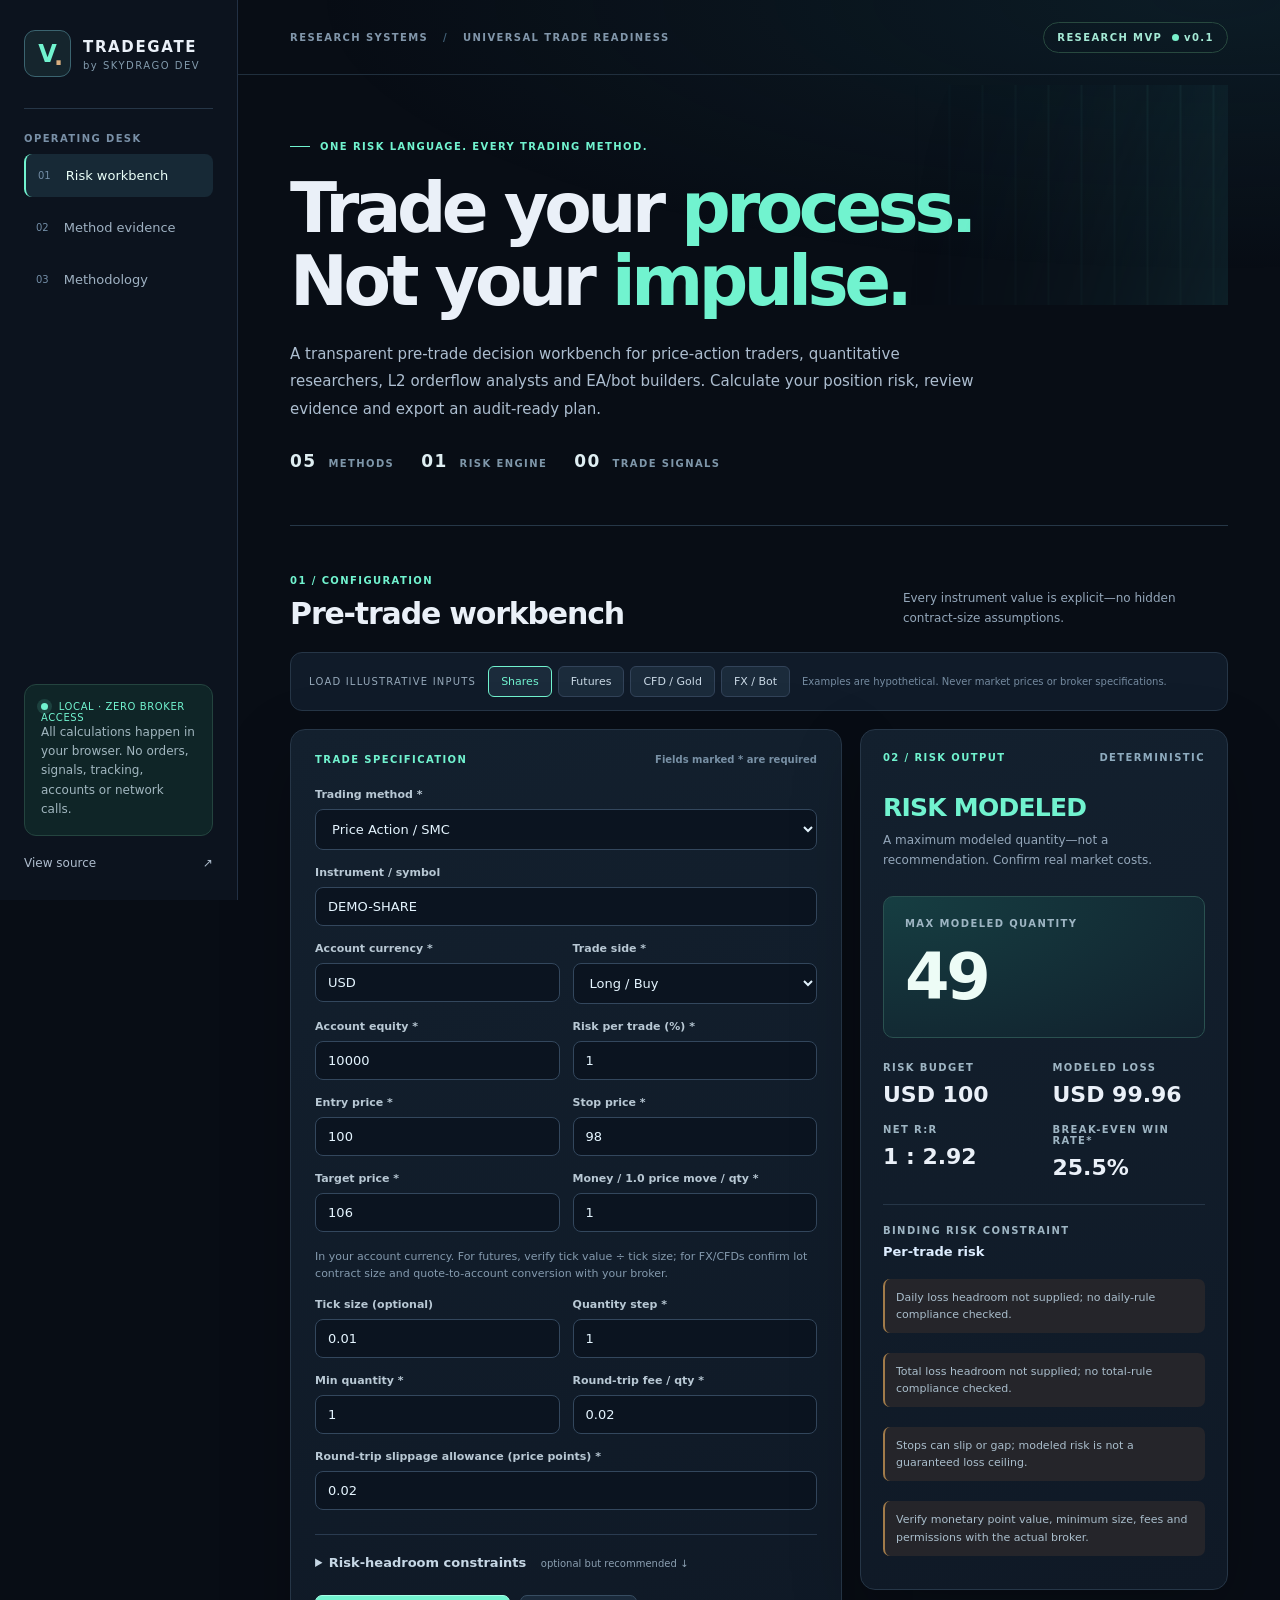
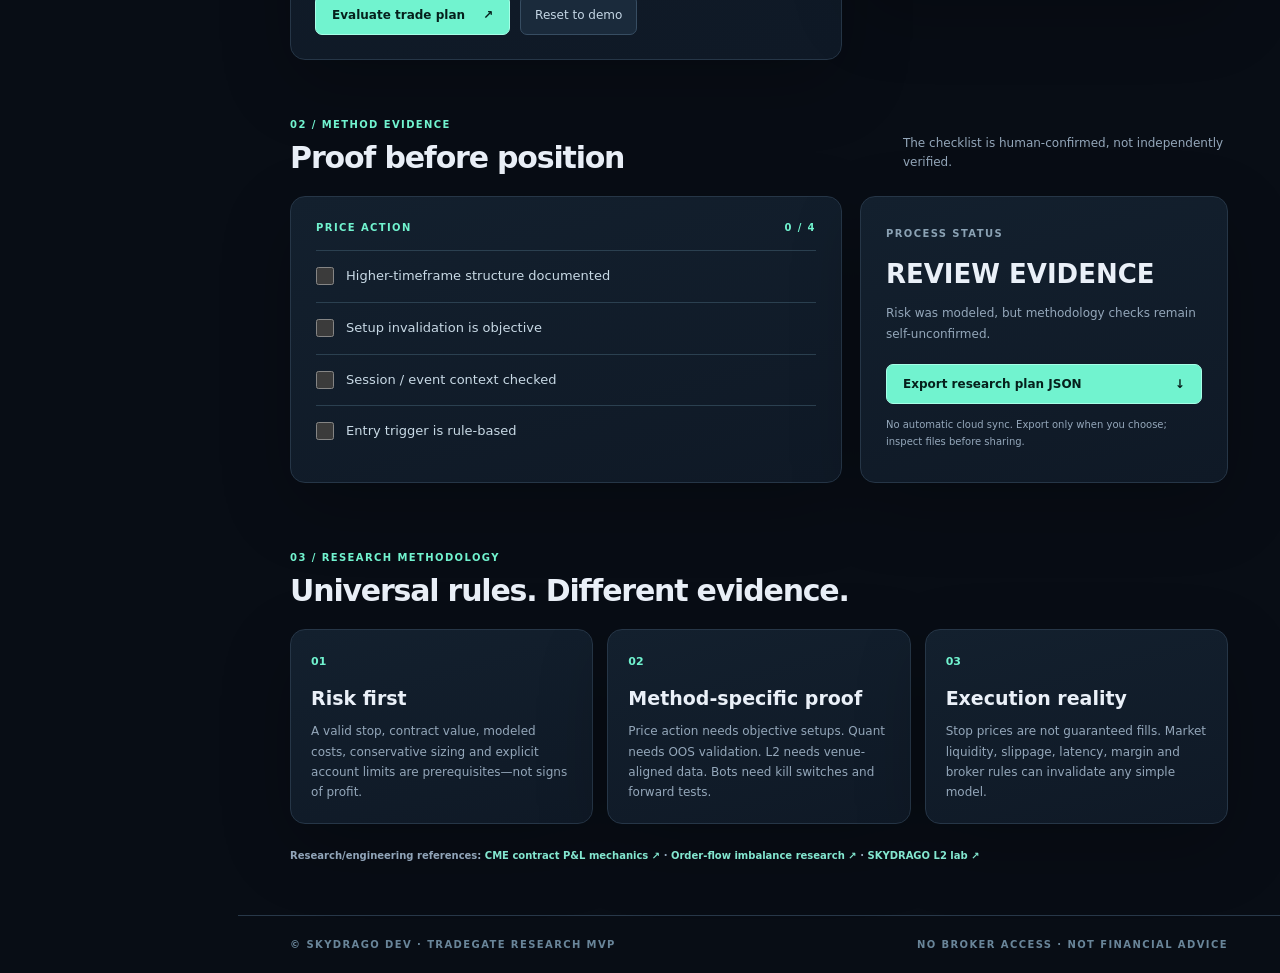
<file: tradegate/index.html>
<!doctype html>
<html lang="en">
<head>
  <meta charset="utf-8">
  <meta name="viewport" content="width=device-width, initial-scale=1">
  <meta name="color-scheme" content="dark">
  <meta name="description" content="TRADEGATE: universal offline-first pre-trade risk and research checklist. Price Action, Quant, L2 Orderflow and EA/BOT trading workflows.">
  <title>TRADEGATE · Universal Trading Risk Workbench</title>
  <link rel="stylesheet" href="./style.css">
</head>
<body>
<a class="skip-link" href="#main">Skip to workbench</a>
<div class="shell">
  <aside class="sidebar">
    <a class="brand" href="../README.md" aria-label="SKYDRAGO engineering profile">
      <span class="brand-mark">V<span class="brand-spark">.</span></span>
      <span><strong>TRADEGATE</strong><small>by SKYDRAGO DEV</small></span>
    </a>
    <div class="side-rule"></div>
    <p class="nav-caption">OPERATING DESK</p>
    <nav aria-label="Sections">
      <a class="nav-link selected" href="#workbench"><span>01</span> Risk workbench</a>
      <a class="nav-link" href="#evidence"><span>02</span> Method evidence</a>
      <a class="nav-link" href="#protocol"><span>03</span> Methodology</a>
    </nav>
    <div class="side-spacer"></div>
    <div class="side-note">
      <span class="live-dot"></span> LOCAL · ZERO BROKER ACCESS
      <p>All calculations happen in your browser. No orders, signals, tracking, accounts or network calls.</p>
    </div>
    <a class="side-github" href="https://github.com/SKYDRAGO-DEV/SKYDRAGO-DEV/tree/main/tradegate" target="_blank" rel="noopener noreferrer">View source <span aria-hidden="true">↗</span></a>
  </aside>
  <div class="main-column">
    <header class="topbar">
      <div class="crumb">RESEARCH SYSTEMS <span>/</span> UNIVERSAL TRADE READINESS</div>
      <div class="chip">RESEARCH MVP <span class="chip-line"></span> v0.1</div>
    </header>
    <main id="main">
      <section class="hero" aria-labelledby="hero-title">
        <div class="eyebrow"><span class="eyebrow-line"></span> ONE RISK LANGUAGE. EVERY TRADING METHOD.</div>
        <h1 id="hero-title">Trade your <em>process.</em><br>Not your <em>impulse.</em></h1>
        <p class="hero-intro">A transparent pre-trade decision workbench for price-action traders, quantitative researchers, L2 orderflow analysts and EA/bot builders. Calculate your position risk, review evidence and export an audit-ready plan.</p>
        <div class="hero-metrics" aria-label="Capabilities">
          <span><strong>05</strong> METHODS</span><span><strong>01</strong> RISK ENGINE</span><span><strong>00</strong> TRADE SIGNALS</span>
        </div>
      </section>
      <section id="workbench" aria-label="Trade planning workbench">
        <div class="section-heading">
          <div><span class="section-index">01 / CONFIGURATION</span><h2>Pre-trade workbench</h2></div>
          <p>Every instrument value is explicit—no hidden contract-size assumptions.</p>
        </div>
        <div class="demo-strip">
          <span>LOAD ILLUSTRATIVE INPUTS</span>
          <div class="demo-buttons">
            <button type="button" data-demo="equity">Shares</button>
            <button type="button" data-demo="futures">Futures</button>
            <button type="button" data-demo="cfd">CFD / Gold</button>
            <button type="button" data-demo="fx">FX / Bot</button>
          </div>
          <small>Examples are hypothetical. Never market prices or broker specifications.</small>
        </div>
        <div class="workspace">
          <form id="tradeForm" novalidate autocomplete="off">
            <div class="form-title"><span>TRADE SPECIFICATION</span><span class="form-legend">Fields marked * are required</span></div>
            <div class="form-grid">
              <label class="field wide"><span>Trading method *</span>
                <select name="style" id="style">
                  <option value="priceAction">Price Action / SMC</option>
                  <option value="quant">Quant / Systematic</option>
                  <option value="orderflow">Orderflow / DOM / L2</option>
                  <option value="ea">EA / Algorithmic Bot</option>
                  <option value="hybrid">Hybrid / Discretionary</option>
                </select>
              </label>
              <label class="field wide"><span>Instrument / symbol</span><input name="symbol" maxlength="40" placeholder="Your instrument, e.g. EURUSD" value="DEMO-SHARE" spellcheck="false"></label>
              <label class="field"><span>Account currency *</span><input name="currency" maxlength="3" value="USD" spellcheck="false"></label>
              <label class="field"><span>Trade side *</span><select name="side"><option value="long">Long / Buy</option><option value="short">Short / Sell</option></select></label>
              <label class="field"><span>Account equity *</span><input type="number" name="equity" step="any" min="0" value="10000"></label>
              <label class="field"><span>Risk per trade (%) *</span><input type="number" name="riskPercent" step="any" min="0" value="1"></label>
              <label class="field"><span>Entry price *</span><input type="number" name="entry" step="any" min="0" value="100"></label>
              <label class="field"><span>Stop price *</span><input type="number" name="stop" step="any" min="0" value="98"></label>
              <label class="field"><span>Target price *</span><input type="number" name="target" step="any" min="0" value="106"></label>
              <label class="field"><span>Money / 1.0 price move / qty *</span><input type="number" name="pointValue" step="any" min="0" value="1" aria-describedby="pointHelp"></label>
              <div class="field-hint wide" id="pointHelp">In your account currency. For futures, verify tick value ÷ tick size; for FX/CFDs confirm lot contract size and quote-to-account conversion with your broker.</div>
              <label class="field"><span>Tick size (optional)</span><input type="number" name="tickSize" step="any" min="0" value="0.01"></label>
              <label class="field"><span>Quantity step *</span><input type="number" name="quantityStep" step="any" min="0" value="1"></label>
              <label class="field"><span>Min quantity *</span><input type="number" name="minQty" step="any" min="0" value="1"></label>
              <label class="field"><span>Round-trip fee / qty *</span><input type="number" name="roundTripFeePerUnit" step="any" min="0" value="0.02"></label>
              <label class="field wide"><span>Round-trip slippage allowance (price points) *</span><input type="number" name="slippagePoints" step="any" min="0" value="0.02"></label>
            </div>
            <details class="limits">
              <summary>Risk-headroom constraints <span>optional but recommended ↓</span></summary>
              <p>Input the remaining risk headroom from your own account or firm rule engine, in account-currency units. Omitted values are <strong>not checked</strong>. These are not a substitute for broker margin/firm rules.</p>
              <div class="form-grid">
                <label class="field"><span>Daily headroom remaining</span><input type="number" name="dailyHeadroom" min="0" step="any" placeholder="Not configured"></label>
                <label class="field"><span>Total-loss headroom</span><input type="number" name="totalHeadroom" min="0" step="any" placeholder="Not configured"></label>
                <label class="field"><span>Combined open-risk limit</span><input type="number" name="combinedOpenRiskLimit" min="0" step="any" value="300"></label>
                <label class="field"><span>Existing modeled open risk *</span><input type="number" name="existingOpenRisk" min="0" step="any" value="50"></label>
              </div>
              <div class="field-hint">Do not subtract existing risk again from daily/total remaining headrooms if your supplied headroom already accounts for it. The aggregate cap subtracts the existing open risk explicitly.</div>
            </details>
            <div class="form-actions">
              <button id="calculateBtn" type="submit" class="primary-btn">Evaluate trade plan <span aria-hidden="true">↗</span></button>
              <button type="button" id="clearBtn" class="secondary-btn">Reset to demo</button>
            </div>
          </form>
          <aside class="results" id="results" aria-label="Deterministic risk calculation" aria-live="polite">
            <div class="panel-top"><span>02 / RISK OUTPUT</span><span>DETERMINISTIC</span></div>
            <div class="result-status" id="riskStatus">NOT EVALUATED</div>
            <p class="result-note" id="resultNote">Fill and evaluate the plan to calculate size and modeled risk.</p>
            <div class="big-number"><span>MAX MODELED QUANTITY</span><strong id="sizeValue">—</strong></div>
            <div class="number-grid">
              <div><span>RISK BUDGET</span><strong id="budgetValue">—</strong></div>
              <div><span>MODELED LOSS</span><strong id="lossValue">—</strong></div>
              <div><span>NET R:R</span><strong id="rrValue">—</strong></div>
              <div><span>BREAK-EVEN WIN RATE*</span><strong id="winValue">—</strong></div>
            </div>
            <div class="binding"><span>BINDING RISK CONSTRAINT</span><strong id="bindingValue">—</strong></div>
            <div id="notices" class="notices" aria-label="Risk caveats"></div>
          </aside>
        </div>
      </section>
      <section id="evidence" class="evidence" aria-labelledby="evidence-title">
        <div class="section-heading"><div><span class="section-index">02 / METHOD EVIDENCE</span><h2 id="evidence-title">Proof before position</h2></div><p>The checklist is human-confirmed, not independently verified.</p></div>
        <div class="evidence-content">
          <div class="checklist">
            <div class="checklist-header"><span id="methodLabel">PRICE ACTION</span><strong id="evidenceProgress">0 / 4</strong></div>
            <div id="evidenceList"></div>
          </div>
          <div class="verdict">
            <span>PROCESS STATUS</span>
            <strong id="processStatus">INCOMPLETE</strong>
            <p id="processNote">Risk sizing and method-specific evidence are independent gates. Neither predicts trade profitability or authorizes an order.</p>
            <button type="button" id="exportBtn" class="primary-btn" disabled>Export research plan JSON <span aria-hidden="true">↓</span></button>
            <p class="export-hint">No automatic cloud sync. Export only when you choose; inspect files before sharing.</p>
          </div>
        </div>
      </section>
      <section id="protocol" class="protocol" aria-labelledby="protocol-title">
        <div class="section-heading"><div><span class="section-index">03 / RESEARCH METHODOLOGY</span><h2 id="protocol-title">Universal rules. Different evidence.</h2></div></div>
        <div class="protocol-grid">
          <article><span>01</span><h3>Risk first</h3><p>A valid stop, contract value, modeled costs, conservative sizing and explicit account limits are prerequisites—not signs of profit.</p></article>
          <article><span>02</span><h3>Method-specific proof</h3><p>Price action needs objective setups. Quant needs OOS validation. L2 needs venue-aligned data. Bots need kill switches and forward tests.</p></article>
          <article><span>03</span><h3>Execution reality</h3><p>Stop prices are not guaranteed fills. Market liquidity, slippage, latency, margin and broker rules can invalidate any simple model.</p></article>
        </div>
        <div class="sources">Research/engineering references: <a href="https://www.cmegroup.com/education/courses/introduction-to-futures/calculating-futures-contract-profit-or-loss" target="_blank" rel="noopener noreferrer">CME contract P&amp;L mechanics ↗</a> · <a href="https://arxiv.org/abs/1011.6402" target="_blank" rel="noopener noreferrer">Order-flow imbalance research ↗</a> · <a href="../research/README.md">SKYDRAGO L2 lab ↗</a></div>
      </section>
    </main>
    <footer><span>© SKYDRAGO DEV · TRADEGATE RESEARCH MVP</span><span>NO BROKER ACCESS · NOT FINANCIAL ADVICE</span></footer>
  </div>
</div>
<script type="module" src="./app.mjs"></script>
</body>
</html>
</file>
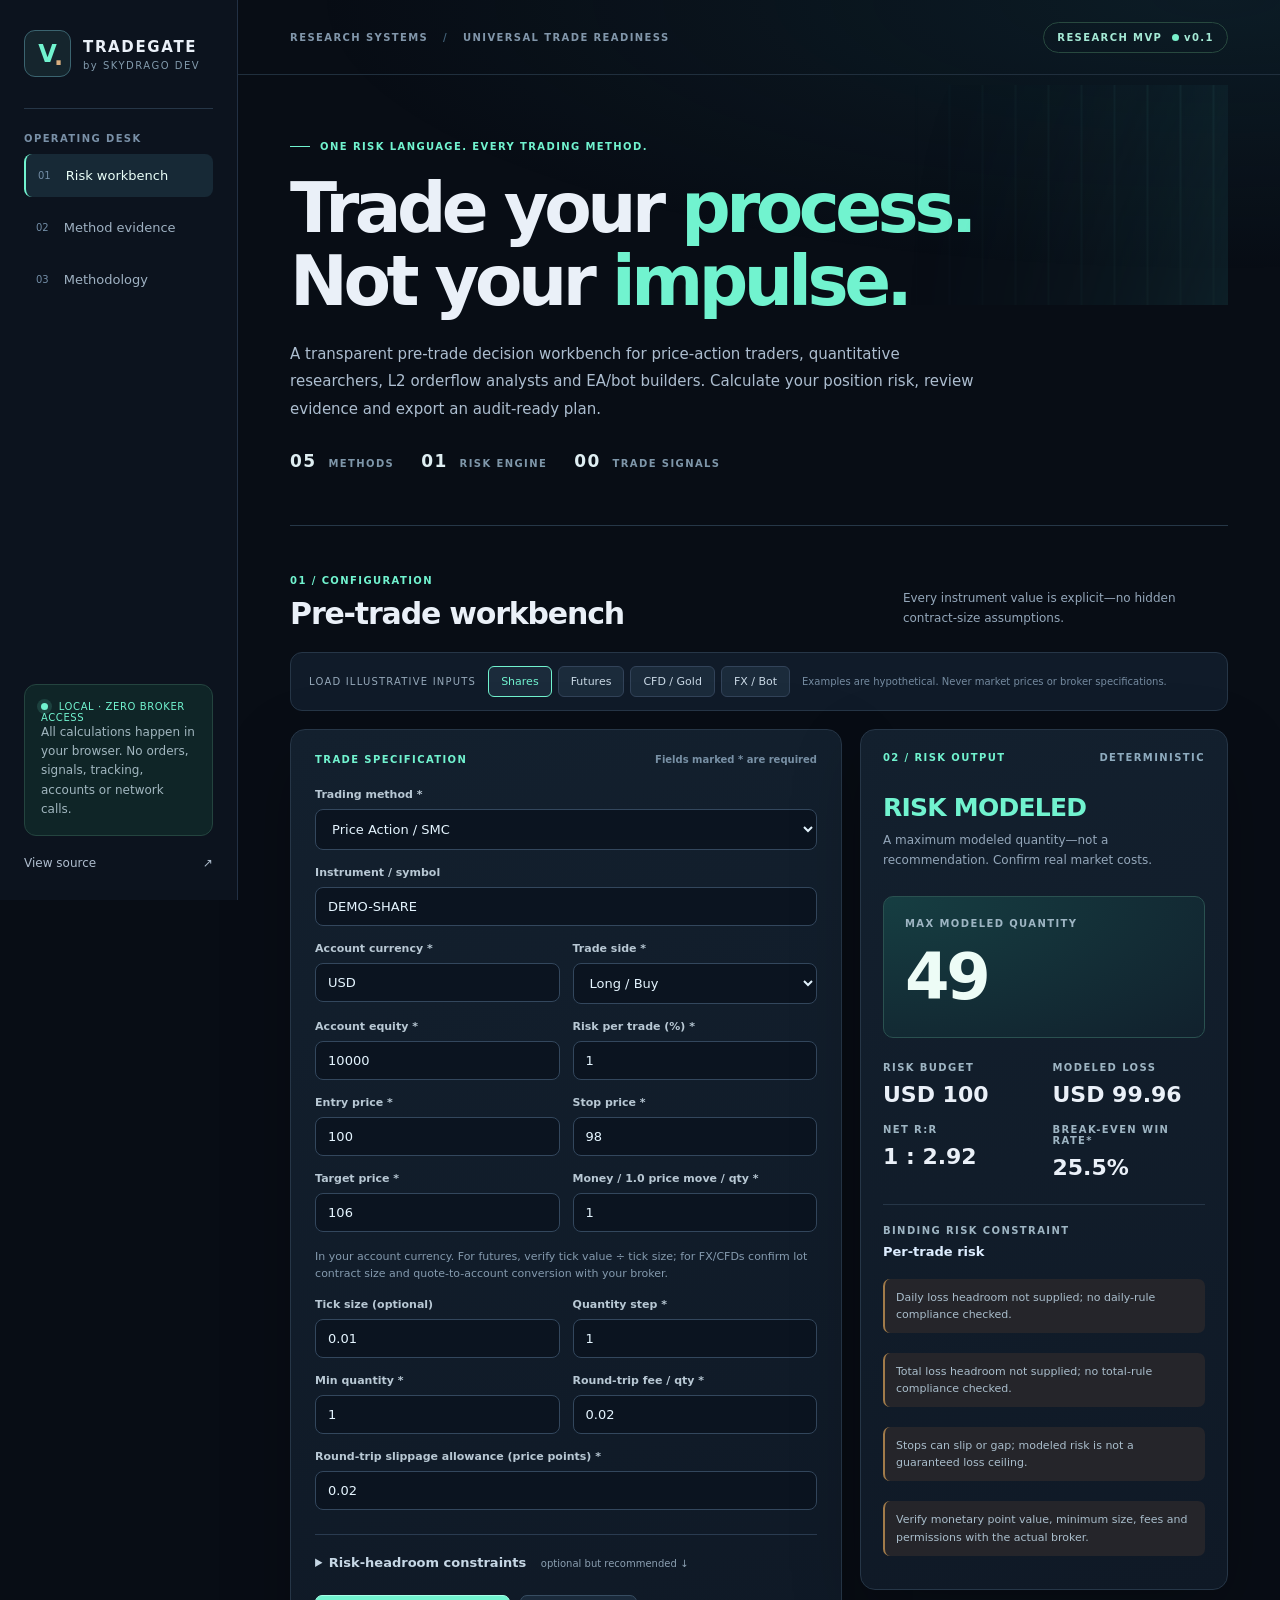
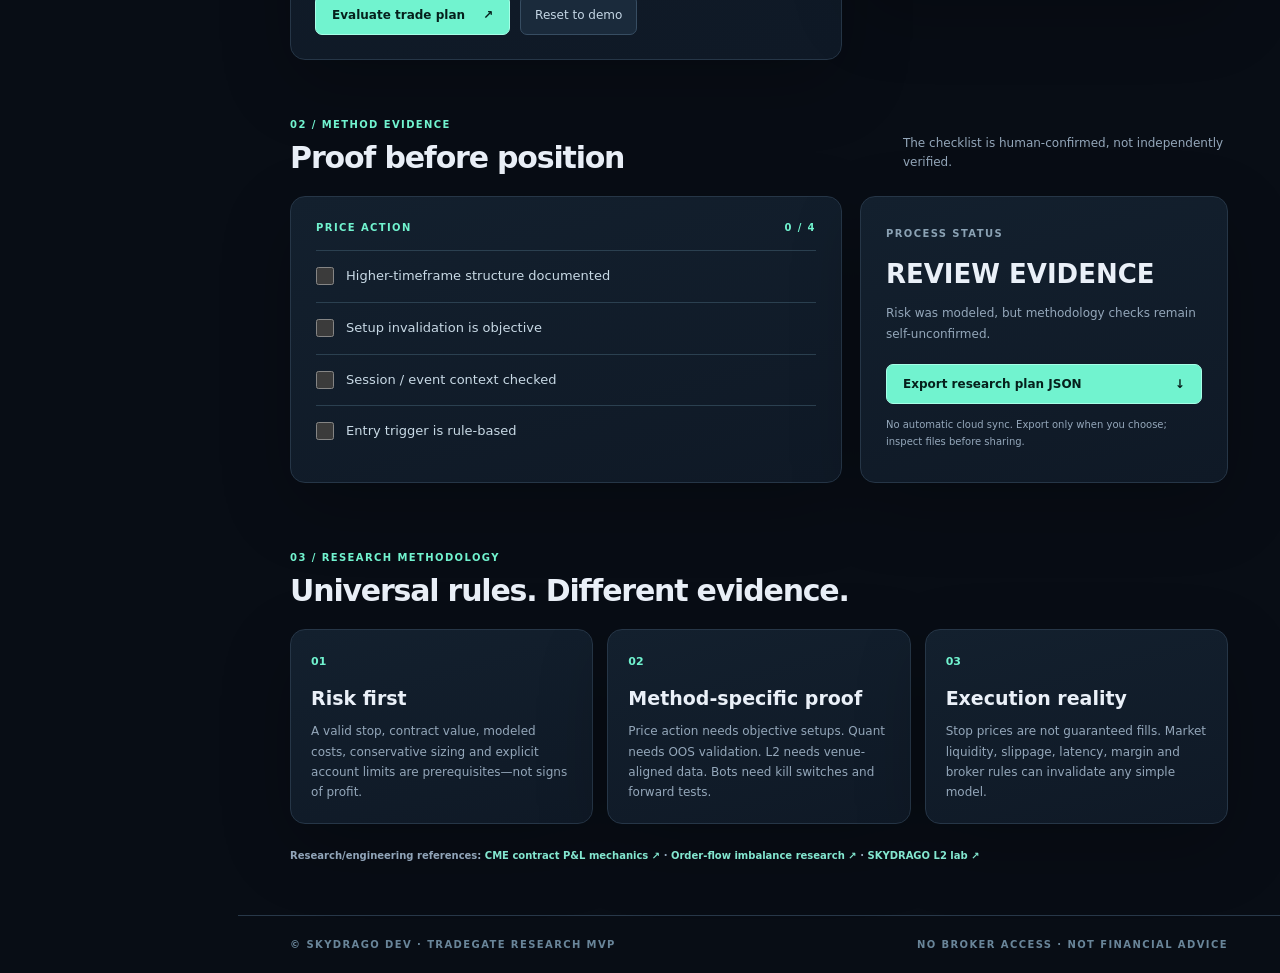
<file: tradegate/standalone.html>
<!doctype html>
<html lang="en">
<head>
  <meta charset="utf-8">
  <meta name="viewport" content="width=device-width, initial-scale=1">
  <meta name="color-scheme" content="dark">
  <meta name="description" content="TRADEGATE: universal offline-first pre-trade risk and research checklist. Price Action, Quant, L2 Orderflow and EA/BOT trading workflows.">
  <title>TRADEGATE · Universal Trading Risk Workbench</title>
  <style>
/* No external fonts or network requests: privacy-first offline design. */
:root {
  color-scheme: dark;
  --bg:#080d15;--panel:#101a27;--panel2:#141f2b;--line:#263647;
  --text:#eaf0f8;--muted:#94a7ba;--accent:#71f3cf;--orange:#f3be85;--red:#ff8e92;
  --focus:#97f9df;--shadow:0 24px 70px rgba(0,0,0,.22)
}
*{box-sizing:border-box}html{scroll-behavior:smooth}body{margin:0;font-family:'Segoe UI',system-ui,sans-serif;background:var(--bg);color:var(--text)}
body:before{content:"";position:fixed;inset:0;background:radial-gradient(ellipse 70% 30% at 95% 0%,rgba(23,72,87,.25),transparent);pointer-events:none;z-index:-1}
a{color:inherit}button,input,select{font:inherit}button{cursor:pointer}button:disabled{opacity:.45;cursor:not-allowed}
:focus-visible{outline:2px solid var(--focus);outline-offset:3px}
.skip-link{position:absolute;left:-999px;top:0;padding:12px;background:#fff;color:#000;z-index:10}.skip-link:focus{left:10px}
.shell{display:grid;grid-template-columns:238px minmax(0,1fr);min-height:100vh;max-width:1850px;margin:0 auto}
.sidebar{position:sticky;top:0;height:100vh;padding:30px 24px;background:#0c131e;border-right:1px solid #223044;display:flex;flex-direction:column}
.brand{display:flex;align-items:center;gap:12px;text-decoration:none}.brand-mark{display:grid;place-items:center;position:relative;font-family:ui-sans-serif,system-ui,sans-serif;font-size:24px;font-weight:700;border:1px solid #3b6470;border-radius:11px;width:47px;height:47px;color:var(--accent);background:#15252d}.brand-spark{position:absolute;right:7px;bottom:5px;color:#d9ae7f}.brand strong{font-size:15px;letter-spacing:.11em}.brand small{display:block;color:#829aac;margin-top:4px;font-size:10px;letter-spacing:.15em}.side-rule{height:1px;background:var(--line);margin:31px 0 24px}.nav-caption,.section-index,.eyebrow,.panel-top,.form-title,.binding span,.checklist-header,.verdict>span,.big-number span,.number-grid span,.hero-metrics,.crumb,.chip,.sources,footer{font-size:10px;letter-spacing:.14em;font-weight:700}.nav-caption{color:#7990a7}.sidebar nav{display:grid;gap:9px}.nav-link{display:flex;gap:15px;align-items:center;font-size:13px;color:#9fb1c2;text-decoration:none;padding:14px 12px;border-radius:8px}.nav-link span{font-size:10px;color:#728ca5}.nav-link:hover,.nav-link.selected{color:#eafff8;background:#172936}.nav-link.selected{border-left:2px solid var(--accent)}.side-spacer{flex:1}.side-note{border:1px solid #24443f;background:#0f2527;border-radius:12px;padding:16px;color:var(--accent);font-size:10px;letter-spacing:.06em}.live-dot{width:7px;height:7px;background:var(--accent);box-shadow:0 0 0 4px #71f3cf22;border-radius:50%;display:inline-block;margin-right:7px}.side-note p{font-size:12px;line-height:1.6;color:#a1b6bf;letter-spacing:0;margin-bottom:0}.side-github{margin-top:20px;text-decoration:none;color:#afbdce;font-size:12px;display:flex;justify-content:space-between}
.main-column{min-width:0}.topbar{min-height:75px;border-bottom:1px solid #202f3d;padding:0 5%;display:flex;align-items:center;justify-content:space-between;gap:12px}.crumb{color:#8196aa}.crumb span{margin:0 10px;color:#426279}.chip{padding:9px 13px;border:1px solid #28493f;color:#a4e9d5;border-radius:50px;white-space:nowrap}.chip-line{display:inline-block;width:7px;height:7px;border-radius:50%;background:#78efca;margin-left:5px}
main{padding:0 5% 50px}.hero{position:relative;overflow:hidden;padding:66px 0 54px;border-bottom:1px solid #263747}.hero:before{content:"";position:absolute;top:10px;right:0;width:35%;height:220px;opacity:.3;background:repeating-linear-gradient(90deg,transparent 0 15px,#25585b 16px 17px,transparent 18px 33px),linear-gradient(135deg,transparent,#1b4a52);mask-image:linear-gradient(to right,transparent,black);pointer-events:none}.eyebrow{color:var(--accent);display:flex;align-items:center;gap:10px}.eyebrow-line{width:20px;height:1px;background:var(--accent)}h1,h2,h3,p{margin-top:0}h1,h2,h3,.big-number strong,.number-grid strong,.result-status,.verdict strong{font-family:ui-sans-serif,system-ui,sans-serif}h1{font-weight:600;letter-spacing:-.065em;font-size:clamp(40px,5.4vw,75px);line-height:1.06;margin:20px 0 22px}h1 em{font-style:normal;color:var(--accent)}.hero-intro{max-width:690px;font-size:15px;line-height:1.85;color:#adbed0}.hero-metrics{display:flex;flex-wrap:wrap;gap:27px;margin-top:27px;color:#7e96a9}.hero-metrics strong{font-family:ui-sans-serif,system-ui,sans-serif;font-size:17px;color:#dfeef2;margin-right:7px}
.section-heading{display:flex;align-items:end;justify-content:space-between;gap:20px;margin:43px 0 21px}.section-index{color:var(--accent)}h2{font-size:30px;letter-spacing:-.04em;margin:8px 0 0}.section-heading p{max-width:325px;font-size:12px;line-height:1.6;color:var(--muted);margin-bottom:3px}
.demo-strip{border:1px solid var(--line);border-radius:12px;padding:13px 18px;display:flex;flex-wrap:wrap;align-items:center;gap:12px;background:#101b29}.demo-strip>span{font-size:10px;letter-spacing:.12em;color:#96a9ba}.demo-buttons{display:flex;flex-wrap:wrap;gap:6px}.demo-buttons button{background:#1b2b3b;border:1px solid #324359;color:#cad9e6;padding:8px 12px;border-radius:6px;font-size:11px}.demo-buttons button:hover,.demo-buttons button.active{border-color:var(--accent);color:var(--accent)}.demo-strip small{font-size:10px;color:#758ba0}
.workspace{display:grid;grid-template-columns:minmax(0,1.2fr) minmax(260px,.8fr);gap:18px;margin-top:18px;align-items:start}#tradeForm,.results,.checklist,.verdict,.protocol-grid article{background:linear-gradient(165deg,#13202e,#0f1926);border:1px solid var(--line);border-radius:15px;box-shadow:var(--shadow)}#tradeForm{padding:24px}.form-title{display:flex;justify-content:space-between;gap:15px;color:var(--accent);margin-bottom:23px}.form-legend{color:#7890a5;letter-spacing:normal;font-size:10px}.form-grid{display:grid;grid-template-columns:repeat(2,minmax(0,1fr));column-gap:13px;row-gap:16px}.field{display:flex;flex-direction:column;gap:8px;min-width:0}.field.wide,.field-hint.wide{grid-column:1/-1}.field span{font-size:11px;color:#b8c8d4;font-weight:600}.field input,.field select{width:100%;min-width:0;border-radius:8px;border:1px solid #33475d;background:#0b1420;color:#e5f5ff;padding:11px 12px;outline:none;font-size:13px;font-variant-numeric:tabular-nums}.field input:focus,.field select:focus{border-color:var(--accent);box-shadow:0 0 0 2px #71f3cf22}.field input::placeholder{color:#71869a}.field-hint{font-size:11px;line-height:1.55;color:#849aae}.limits{margin-top:24px;padding-top:20px;border-top:1px solid #2a3b50}.limits summary{cursor:pointer;color:#c6d7e5;font-weight:700;font-size:13px}.limits summary span{font-size:10px;font-weight:400;color:#8b9fb1;margin-left:10px}.limits>p{font-size:11px;line-height:1.8;color:#92a7bb;margin:14px 0}.limits .field-hint{margin-top:12px}.form-actions{display:flex;gap:10px;flex-wrap:wrap;margin-top:25px}.primary-btn{border:1px solid #a6ffe7;background:var(--accent);color:#06201c;padding:12px 16px;border-radius:7px;font-size:12px;font-weight:800;display:flex;gap:18px;justify-content:space-between;align-items:center}.primary-btn:hover:not(:disabled){background:#a3ffe7}.secondary-btn{background:#1a2a3b;color:#c4d6e5;border:1px solid #374d62;border-radius:7px;padding:12px 14px;font-size:12px}
.results{padding:22px;position:sticky;top:20px}.panel-top{display:flex;justify-content:space-between;gap:10px;color:#8eabbe}.panel-top>span:first-child{color:var(--accent)}.result-status{font-size:25px;font-weight:700;letter-spacing:-.03em;margin-top:30px;overflow-wrap:anywhere}.result-status.blocked{color:var(--red)}.result-status.good{color:var(--accent)}.result-note{margin:9px 0 26px;font-size:12px;line-height:1.65;color:var(--muted)}.big-number{padding:21px;background:radial-gradient(ellipse at top left,#163e42,#11212d);border:1px solid #2a5150;border-radius:10px}.big-number span,.number-grid span,.binding span{display:block;color:#9eb5c3}.big-number strong{display:block;color:#edfcf6;font-size:clamp(42px,5vw,65px);line-height:1.2;letter-spacing:-.05em;margin-top:10px;font-variant-numeric:tabular-nums}.number-grid{display:grid;grid-template-columns:1fr 1fr;gap:17px;padding:24px 0;border-bottom:1px solid var(--line)}.number-grid strong{display:block;font-size:22px;margin-top:9px;font-variant-numeric:tabular-nums}.binding{padding:20px 0}.binding strong{display:block;margin-top:8px;color:#ddedff;font-size:13px}.notices{display:grid;gap:9px}.notice{padding:10px 11px;border-radius:7px;border-left:2px solid #a17b4a;color:#a9bdcb;background:#25252a;font-size:11px;line-height:1.55}.notice.error{border-left-color:var(--red);color:#ffd5d7;background:#32202a}
.evidence{padding-top:10px}.evidence-content{display:grid;grid-template-columns:1.2fr .8fr;gap:18px}.checklist,.verdict{padding:25px}.checklist-header{color:var(--accent);display:flex;justify-content:space-between;align-items:center;margin-bottom:17px}.check-row{display:flex;align-items:flex-start;gap:12px;border-top:1px solid #2b4050;padding:16px 0;color:#c8d9e5;font-size:13px;line-height:1.45;cursor:pointer}.check-row input{accent-color:#69e0c0;min-width:18px;width:18px;height:18px;margin:0}.verdict>span{color:#8ba2b4}.verdict strong{font-size:26px;line-height:1.25;display:block;margin:17px 0 13px}.verdict strong.complete{color:var(--accent)}.verdict strong.blocked{color:var(--red)}.verdict p{font-size:12px;color:var(--muted);line-height:1.7}.verdict button{margin-top:20px;width:100%}.verdict .export-hint{font-size:10px;margin:12px 0 0}
.protocol{padding-top:20px}.protocol-grid{display:grid;grid-template-columns:repeat(3,1fr);gap:14px}.protocol-grid article{padding:20px}.protocol-grid article>span{color:var(--accent);font-size:11px;font-weight:700}.protocol h3{font-size:19px;margin:18px 0 12px}.protocol-grid p{font-size:12px;line-height:1.7;color:var(--muted);margin:0}.sources{margin-top:22px;line-height:1.9;color:#91a5b9;letter-spacing:0}.sources a{color:#83e7d0;text-decoration:none}.sources a:hover{text-decoration:underline}footer{display:flex;justify-content:space-between;gap:12px;border-top:1px solid #283849;padding:23px 5%;font-size:10px;color:#698599}
@media(max-width:1100px){.shell{grid-template-columns:200px 1fr}.sidebar{padding:25px 15px}.workspace,.evidence-content{grid-template-columns:1fr}.results{position:static}.protocol-grid{grid-template-columns:1fr 1fr}}
@media(max-width:760px){.shell{display:block}.sidebar{height:auto;position:static;display:block;padding:18px;border-bottom:1px solid var(--line)}.side-rule,.nav-caption,.sidebar nav,.side-spacer,.side-note,.side-github{display:none}.brand-mark{height:36px;width:36px;font-size:19px}.topbar{padding:15px 20px;min-height:0}.crumb{font-size:9px}.chip{font-size:9px}main{padding:0 18px 36px}.hero{padding:42px 0 30px}.hero:before{opacity:.12}.hero-intro{font-size:13px}.hero-metrics{gap:12px}.hero-metrics strong{font-size:15px}.section-heading{display:block;margin-top:35px}.section-heading p{max-width:unset;margin-top:10px}h2{font-size:24px}.form-grid{grid-template-columns:1fr 1fr}#tradeForm,.results,.checklist,.verdict{padding:18px}.protocol-grid{grid-template-columns:1fr}footer{padding:20px;flex-wrap:wrap}.form-title{flex-wrap:wrap}}
@media(max-width:390px){.form-grid{grid-template-columns:1fr}.field.wide,.field-hint.wide{grid-column:auto}.big-number strong{font-size:43px}.number-grid strong{font-size:18px}}
@media(prefers-reduced-motion:reduce){html{scroll-behavior:auto}}

</style>
</head>
<body>
<a class="skip-link" href="#main">Skip to workbench</a>
<div class="shell">
  <aside class="sidebar">
    <a class="brand" href="../README.md" aria-label="SKYDRAGO engineering profile">
      <span class="brand-mark">V<span class="brand-spark">.</span></span>
      <span><strong>TRADEGATE</strong><small>by SKYDRAGO DEV</small></span>
    </a>
    <div class="side-rule"></div>
    <p class="nav-caption">OPERATING DESK</p>
    <nav aria-label="Sections">
      <a class="nav-link selected" href="#workbench"><span>01</span> Risk workbench</a>
      <a class="nav-link" href="#evidence"><span>02</span> Method evidence</a>
      <a class="nav-link" href="#protocol"><span>03</span> Methodology</a>
    </nav>
    <div class="side-spacer"></div>
    <div class="side-note">
      <span class="live-dot"></span> LOCAL · ZERO BROKER ACCESS
      <p>All calculations happen in your browser. No orders, signals, tracking, accounts or network calls.</p>
    </div>
    <a class="side-github" href="https://github.com/SKYDRAGO-DEV/SKYDRAGO-DEV/tree/main/tradegate" target="_blank" rel="noopener noreferrer">View source <span aria-hidden="true">↗</span></a>
  </aside>
  <div class="main-column">
    <header class="topbar">
      <div class="crumb">RESEARCH SYSTEMS <span>/</span> UNIVERSAL TRADE READINESS</div>
      <div class="chip">RESEARCH MVP <span class="chip-line"></span> v0.1</div>
    </header>
    <main id="main">
      <section class="hero" aria-labelledby="hero-title">
        <div class="eyebrow"><span class="eyebrow-line"></span> ONE RISK LANGUAGE. EVERY TRADING METHOD.</div>
        <h1 id="hero-title">Trade your <em>process.</em><br>Not your <em>impulse.</em></h1>
        <p class="hero-intro">A transparent pre-trade decision workbench for price-action traders, quantitative researchers, L2 orderflow analysts and EA/bot builders. Calculate your position risk, review evidence and export an audit-ready plan.</p>
        <div class="hero-metrics" aria-label="Capabilities">
          <span><strong>05</strong> METHODS</span><span><strong>01</strong> RISK ENGINE</span><span><strong>00</strong> TRADE SIGNALS</span>
        </div>
      </section>
      <section id="workbench" aria-label="Trade planning workbench">
        <div class="section-heading">
          <div><span class="section-index">01 / CONFIGURATION</span><h2>Pre-trade workbench</h2></div>
          <p>Every instrument value is explicit—no hidden contract-size assumptions.</p>
        </div>
        <div class="demo-strip">
          <span>LOAD ILLUSTRATIVE INPUTS</span>
          <div class="demo-buttons">
            <button type="button" data-demo="equity">Shares</button>
            <button type="button" data-demo="futures">Futures</button>
            <button type="button" data-demo="cfd">CFD / Gold</button>
            <button type="button" data-demo="fx">FX / Bot</button>
          </div>
          <small>Examples are hypothetical. Never market prices or broker specifications.</small>
        </div>
        <div class="workspace">
          <form id="tradeForm" novalidate autocomplete="off">
            <div class="form-title"><span>TRADE SPECIFICATION</span><span class="form-legend">Fields marked * are required</span></div>
            <div class="form-grid">
              <label class="field wide"><span>Trading method *</span>
                <select name="style" id="style">
                  <option value="priceAction">Price Action / SMC</option>
                  <option value="quant">Quant / Systematic</option>
                  <option value="orderflow">Orderflow / DOM / L2</option>
                  <option value="ea">EA / Algorithmic Bot</option>
                  <option value="hybrid">Hybrid / Discretionary</option>
                </select>
              </label>
              <label class="field wide"><span>Instrument / symbol</span><input name="symbol" maxlength="40" placeholder="Your instrument, e.g. EURUSD" value="DEMO-SHARE" spellcheck="false"></label>
              <label class="field"><span>Account currency *</span><input name="currency" maxlength="3" value="USD" spellcheck="false"></label>
              <label class="field"><span>Trade side *</span><select name="side"><option value="long">Long / Buy</option><option value="short">Short / Sell</option></select></label>
              <label class="field"><span>Account equity *</span><input type="number" name="equity" step="any" min="0" value="10000"></label>
              <label class="field"><span>Risk per trade (%) *</span><input type="number" name="riskPercent" step="any" min="0" value="1"></label>
              <label class="field"><span>Entry price *</span><input type="number" name="entry" step="any" min="0" value="100"></label>
              <label class="field"><span>Stop price *</span><input type="number" name="stop" step="any" min="0" value="98"></label>
              <label class="field"><span>Target price *</span><input type="number" name="target" step="any" min="0" value="106"></label>
              <label class="field"><span>Money / 1.0 price move / qty *</span><input type="number" name="pointValue" step="any" min="0" value="1" aria-describedby="pointHelp"></label>
              <div class="field-hint wide" id="pointHelp">In your account currency. For futures, verify tick value ÷ tick size; for FX/CFDs confirm lot contract size and quote-to-account conversion with your broker.</div>
              <label class="field"><span>Tick size (optional)</span><input type="number" name="tickSize" step="any" min="0" value="0.01"></label>
              <label class="field"><span>Quantity step *</span><input type="number" name="quantityStep" step="any" min="0" value="1"></label>
              <label class="field"><span>Min quantity *</span><input type="number" name="minQty" step="any" min="0" value="1"></label>
              <label class="field"><span>Round-trip fee / qty *</span><input type="number" name="roundTripFeePerUnit" step="any" min="0" value="0.02"></label>
              <label class="field wide"><span>Round-trip slippage allowance (price points) *</span><input type="number" name="slippagePoints" step="any" min="0" value="0.02"></label>
            </div>
            <details class="limits">
              <summary>Risk-headroom constraints <span>optional but recommended ↓</span></summary>
              <p>Input the remaining risk headroom from your own account or firm rule engine, in account-currency units. Omitted values are <strong>not checked</strong>. These are not a substitute for broker margin/firm rules.</p>
              <div class="form-grid">
                <label class="field"><span>Daily headroom remaining</span><input type="number" name="dailyHeadroom" min="0" step="any" placeholder="Not configured"></label>
                <label class="field"><span>Total-loss headroom</span><input type="number" name="totalHeadroom" min="0" step="any" placeholder="Not configured"></label>
                <label class="field"><span>Combined open-risk limit</span><input type="number" name="combinedOpenRiskLimit" min="0" step="any" value="300"></label>
                <label class="field"><span>Existing modeled open risk *</span><input type="number" name="existingOpenRisk" min="0" step="any" value="50"></label>
              </div>
              <div class="field-hint">Do not subtract existing risk again from daily/total remaining headrooms if your supplied headroom already accounts for it. The aggregate cap subtracts the existing open risk explicitly.</div>
            </details>
            <div class="form-actions">
              <button id="calculateBtn" type="submit" class="primary-btn">Evaluate trade plan <span aria-hidden="true">↗</span></button>
              <button type="button" id="clearBtn" class="secondary-btn">Reset to demo</button>
            </div>
          </form>
          <aside class="results" id="results" aria-label="Deterministic risk calculation" aria-live="polite">
            <div class="panel-top"><span>02 / RISK OUTPUT</span><span>DETERMINISTIC</span></div>
            <div class="result-status" id="riskStatus">NOT EVALUATED</div>
            <p class="result-note" id="resultNote">Fill and evaluate the plan to calculate size and modeled risk.</p>
            <div class="big-number"><span>MAX MODELED QUANTITY</span><strong id="sizeValue">—</strong></div>
            <div class="number-grid">
              <div><span>RISK BUDGET</span><strong id="budgetValue">—</strong></div>
              <div><span>MODELED LOSS</span><strong id="lossValue">—</strong></div>
              <div><span>NET R:R</span><strong id="rrValue">—</strong></div>
              <div><span>BREAK-EVEN WIN RATE*</span><strong id="winValue">—</strong></div>
            </div>
            <div class="binding"><span>BINDING RISK CONSTRAINT</span><strong id="bindingValue">—</strong></div>
            <div id="notices" class="notices" aria-label="Risk caveats"></div>
          </aside>
        </div>
      </section>
      <section id="evidence" class="evidence" aria-labelledby="evidence-title">
        <div class="section-heading"><div><span class="section-index">02 / METHOD EVIDENCE</span><h2 id="evidence-title">Proof before position</h2></div><p>The checklist is human-confirmed, not independently verified.</p></div>
        <div class="evidence-content">
          <div class="checklist">
            <div class="checklist-header"><span id="methodLabel">PRICE ACTION</span><strong id="evidenceProgress">0 / 4</strong></div>
            <div id="evidenceList"></div>
          </div>
          <div class="verdict">
            <span>PROCESS STATUS</span>
            <strong id="processStatus">INCOMPLETE</strong>
            <p id="processNote">Risk sizing and method-specific evidence are independent gates. Neither predicts trade profitability or authorizes an order.</p>
            <button type="button" id="exportBtn" class="primary-btn" disabled>Export research plan JSON <span aria-hidden="true">↓</span></button>
            <p class="export-hint">No automatic cloud sync. Export only when you choose; inspect files before sharing.</p>
          </div>
        </div>
      </section>
      <section id="protocol" class="protocol" aria-labelledby="protocol-title">
        <div class="section-heading"><div><span class="section-index">03 / RESEARCH METHODOLOGY</span><h2 id="protocol-title">Universal rules. Different evidence.</h2></div></div>
        <div class="protocol-grid">
          <article><span>01</span><h3>Risk first</h3><p>A valid stop, contract value, modeled costs, conservative sizing and explicit account limits are prerequisites—not signs of profit.</p></article>
          <article><span>02</span><h3>Method-specific proof</h3><p>Price action needs objective setups. Quant needs OOS validation. L2 needs venue-aligned data. Bots need kill switches and forward tests.</p></article>
          <article><span>03</span><h3>Execution reality</h3><p>Stop prices are not guaranteed fills. Market liquidity, slippage, latency, margin and broker rules can invalidate any simple model.</p></article>
        </div>
        <div class="sources">Research/engineering references: <a href="https://www.cmegroup.com/education/courses/introduction-to-futures/calculating-futures-contract-profit-or-loss" target="_blank" rel="noopener noreferrer">CME contract P&amp;L mechanics ↗</a> · <a href="https://arxiv.org/abs/1011.6402" target="_blank" rel="noopener noreferrer">Order-flow imbalance research ↗</a> · <a href="../research/README.md">SKYDRAGO L2 lab ↗</a></div>
      </section>
    </main>
    <footer><span>© SKYDRAGO DEV · TRADEGATE RESEARCH MVP</span><span>NO BROKER ACCESS · NOT FINANCIAL ADVICE</span></footer>
  </div>
</div>
<script type="module">
/**
 * TRADEGATE: deterministic, broker-agnostic, pre-trade risk calculations.
 * No market data, signals, execution, or claim of broker/prop-firm compliance.
 * Inputs and output monetary amounts must share the same account currency.
 */

class PlanError extends Error {
  constructor(message) { super(message); this.name = "PlanError"; }
}

const PROFILES = Object.freeze({
  priceAction: {
    name: "Price Action",
    fields: [
      ["structure", "Higher-timeframe structure documented"],
      ["invalidation", "Setup invalidation is objective"],
      ["context", "Session / event context checked"],
      ["entry", "Entry trigger is rule-based"]
    ]
  },
  quant: {
    name: "Quant / Systematic",
    fields: [
      ["source", "Dataset provenance and timezone checked"],
      ["oos", "Out-of-sample / walk-forward evidence reviewed"],
      ["leakage", "Look-ahead and leakage checks completed"],
      ["costs", "Execution costs and sensitivity tested"]
    ]
  },
  orderflow: {
    name: "Orderflow / L2",
    fields: [
      ["feed", "Venue, depth feed and timestamps validated"],
      ["prints", "Trade prints vs resting order changes distinguished"],
      ["liquidity", "Visible liquidity / cancellations considered"],
      ["basis", "Futures-vs-CFD instrument differences acknowledged"]
    ]
  },
  ea: {
    name: "EA / Algo Bot",
    fields: [
      ["backtest", "Out-of-sample test with execution costs completed"],
      ["broker", "Contract spec, spread and margin verified"],
      ["failsafe", "Kill switch, disconnect and duplicate-order safeguards tested"],
      ["forward", "Paper/demo forward-test and monitoring reviewed"]
    ]
  },
  hybrid: {
    name: "Hybrid / Discretionary",
    fields: [
      ["playbook", "Trade thesis and invalidation documented"],
      ["context", "Market / session / event context reviewed"],
      ["confirmation", "Chosen confluence is measurable, not hindsight"],
      ["discipline", "Risk and journal process agreed before execution"]
    ]
  }
});

const finite = (n, label) => {
  if (typeof n !== "number" || !Number.isFinite(n)) {
    throw new PlanError(label + " must be a finite number");
  }
  return n;
};
const positive = (n, label) => {
  finite(n, label);
  if (n <= 0) throw new PlanError(label + " must be greater than zero");
  return n;
};
const nonNegative = (n, label) => {
  finite(n, label);
  if (n < 0) throw new PlanError(label + " cannot be negative");
  return n;
};
const optionalCap = (v, label) => {
  if (v === null || v === undefined || v === "") return null;
  return nonNegative(v, label);
};
const safe = (n, label) => {
  if (!Number.isFinite(n) || n < 0) throw new PlanError(label + " exceeded safe numeric range");
  return n;
};

function validateTickPrice(value, tickSize, name) {
  // Tick precision and price origin are venue-specific; optional alignment
  // check assumes price increments are integer multiples of specified tick.
  const increments = value / tickSize;
  if (!Number.isFinite(increments) || Math.abs(increments) > Number.MAX_SAFE_INTEGER) {
    throw new PlanError(name + " cannot be verified at this tick precision");
  }
  if (Math.abs(increments - Math.round(increments)) > 1e-7) {
    throw new PlanError(name + " is not aligned to the configured tick size");
  }
}

function floorToStep(raw, step) {
  const increments = raw / step;
  if (!Number.isFinite(increments) || increments > Number.MAX_SAFE_INTEGER) {
    throw new PlanError("quantity step exceeds safe floating-point precision");
  }
  const nearest = Math.round(increments);
  const tolerance = 8 * Number.EPSILON * Math.max(1, increments);
  const count = Math.abs(increments - nearest) <= tolerance ? nearest : Math.floor(increments);
  const result = count * step;
  if (!Number.isFinite(result)) throw new PlanError("rounded quantity is not finite");
  return Number(result.toPrecision(14));
}

/**
 * Monetary pointValue: account-currency value of a 1.0 price move per one
 * quantity unit (contract / share / lot). Verify it with venue/broker.
 *
 * headrooms: remaining monetary amounts *after* all other commitments,
 * unless 'openRisk' is explicitly subtracted via maxCombinedOpenRisk.
 */
function assessTrade(plan) {
  if (!plan || typeof plan !== "object") throw new PlanError("Plan is required");
  const currency = String(plan.currency || "").trim().toUpperCase();
  if (!/^[A-Z]{3}$/.test(currency)) throw new PlanError("Use a 3-letter account currency");
  const side = plan.side;
  if (side !== "long" && side !== "short") throw new PlanError("Side must be long or short");
  if (!PROFILES[plan.style]) throw new PlanError("Select a recognised trading style");

  const equity = positive(plan.equity, "Equity");
  const riskPercent = positive(plan.riskPercent, "Risk percent");
  if (riskPercent > 100) throw new PlanError("Risk percent cannot exceed 100");
  const entry = positive(plan.entry, "Entry");
  const stop = positive(plan.stop, "Stop");
  const target = positive(plan.target, "Target");
  const pointValue = positive(plan.pointValue, "Monetary point value");
  const step = positive(plan.quantityStep, "Quantity step");
  const minQty = positive(plan.minQty, "Minimum quantity");
  const fee = nonNegative(plan.roundTripFeePerUnit, "Round-trip fee");
  const slippage = nonNegative(plan.slippagePoints, "Round-trip slippage allowance");
  const tickSize = optionalCap(plan.tickSize, "Tick size");
  if (tickSize === 0) throw new PlanError("Tick size must be positive when set");

  if (side === "long" && !(stop < entry && target > entry)) {
    throw new PlanError("Long plan requires stop below entry and target above entry");
  }
  if (side === "short" && !(stop > entry && target < entry)) {
    throw new PlanError("Short plan requires stop above entry and target below entry");
  }
  if (tickSize !== null) {
    validateTickPrice(entry, tickSize, "Entry");
    validateTickPrice(stop, tickSize, "Stop");
    validateTickPrice(target, tickSize, "Target");
  }
  if (step < 1e-8) throw new PlanError("Quantity steps below 1e-8 are not supported");

  const stopDistance = Math.abs(entry - stop);
  const targetDistance = Math.abs(target - entry);
  // Slippage is a user-provided allowance across the round trip.
  const lossPerUnit = safe((stopDistance + slippage) * pointValue + fee, "Risk per quantity unit");
  const rewardPerUnit = (targetDistance - slippage) * pointValue - fee;
  if (!Number.isFinite(rewardPerUnit)) throw new PlanError("Reward per unit is not finite");
  if (lossPerUnit <= 0) throw new PlanError("Risk per unit must be greater than zero");

  const requestedRisk = safe(equity * (riskPercent / 100), "Requested risk");
  const dailyHeadroom = optionalCap(plan.dailyHeadroom, "Daily loss headroom");
  const totalHeadroom = optionalCap(plan.totalHeadroom, "Total loss headroom");
  const combinedOpenRiskLimit = optionalCap(plan.combinedOpenRiskLimit, "Combined open-risk limit");
  const existingOpenRisk = nonNegative(plan.existingOpenRisk, "Existing modeled open risk");
  if (combinedOpenRiskLimit !== null && existingOpenRisk > combinedOpenRiskLimit) {
    // Respect breached limit rather than silently ignoring it.
  }

  const caps = [{ name: "Per-trade risk", amount: requestedRisk }];
  if (dailyHeadroom !== null) caps.push({ name: "Daily loss headroom", amount: dailyHeadroom });
  if (totalHeadroom !== null) caps.push({ name: "Total loss headroom", amount: totalHeadroom });
  if (combinedOpenRiskLimit !== null) {
    caps.push({ name: "Aggregate open-risk capacity", amount: Math.max(combinedOpenRiskLimit - existingOpenRisk, 0) });
  }
  const bindingCap = caps.reduce((a, b) => b.amount < a.amount ? b : a);
  const budget = bindingCap.amount;
  const rawQty = safe(budget / lossPerUnit, "Raw quantity");
  let quantity = floorToStep(rawQty, step);
  if (quantity < minQty) quantity = 0;

  // Fail safely if floating-point rounding could overstate the risk budget.
  for (let i = 0; i < 4 && quantity > 0; i++) {
    if (quantity * lossPerUnit <= budget + Math.max(1, budget) * 1e-12) break;
    quantity = Number(Math.max(0, quantity - step).toPrecision(14));
  }
  const modeledRisk = safe(quantity * lossPerUnit, "Modeled risk");
  if (modeledRisk > budget + Math.max(1, budget) * 1e-12) {
    throw new PlanError("Cannot produce a safe rounded quantity");
  }
  const netReward = quantity * rewardPerUnit;
  if (!Number.isFinite(netReward)) throw new PlanError("Modeled reward is not finite");

  const warnings = [];
  if (dailyHeadroom === null) warnings.push("Daily loss headroom not supplied; no daily-rule compliance checked.");
  if (totalHeadroom === null) warnings.push("Total loss headroom not supplied; no total-rule compliance checked.");
  if (combinedOpenRiskLimit === null) warnings.push("Aggregate open-risk limit not supplied.");
  if (tickSize === null) warnings.push("Tick-size alignment not checked.");
  if (rewardPerUnit <= 0) warnings.push("Estimated reward after costs is non-positive.");
  warnings.push("Stops can slip or gap; modeled risk is not a guaranteed loss ceiling.");
  warnings.push("Verify monetary point value, minimum size, fees and permissions with the actual broker.");

  const blockedReasons = [];
  if (quantity <= 0) blockedReasons.push("Available risk budget cannot accommodate minimum trade size.");
  if (rewardPerUnit <= 0) blockedReasons.push("Reward after modeled costs must be positive.");
  const status = blockedReasons.length ? "BLOCKED" : "RISK_SIZED";
  return {
    status, side, style: plan.style, currency,
    equity, riskPercent, entry, stop, target, pointValue, tickSize,
    stopDistance, targetDistance, feePerUnit: fee, slippagePoints: slippage,
    lossPerUnit, rewardPerUnit,
    requestedRisk, budget, bindingConstraint: bindingCap.name,
    quantity, minQty, quantityStep: step,
    modeledRisk, netReward,
    netRR: rewardPerUnit > 0 ? rewardPerUnit / lossPerUnit : null,
    breakEvenWinRate: rewardPerUnit > 0 ? lossPerUnit / (lossPerUnit + rewardPerUnit) : null,
    caps, warnings, blockedReasons
  };
}

function evidenceStatus(style, checks) {
  const required = PROFILES[style];
  if (!required) throw new PlanError("Unknown style");
  const checked = required.fields.filter(([key]) => checks && checks[key] === true).length;
  return { completed: checked, total: required.fields.length, allCompleted: checked === required.fields.length };
}

const DEMOS = Object.freeze({
  equity: {
    symbol: "DEMO-SHARE", currency: "USD", style: "priceAction", side: "long",
    equity: 10000, riskPercent: 1, entry: 100, stop: 98, target: 106,
    pointValue: 1, tickSize: 0.01, quantityStep: 1, minQty: 1,
    roundTripFeePerUnit: 0.02, slippagePoints: 0.02,
    dailyHeadroom: null, totalHeadroom: null, combinedOpenRiskLimit: 300, existingOpenRisk: 50
  },
  futures: {
    symbol: "DEMO-NQ", currency: "USD", style: "orderflow", side: "short",
    equity: 25000, riskPercent: 1, entry: 20000, stop: 20010, target: 19970,
    pointValue: 20, tickSize: 0.25, quantityStep: 1, minQty: 1,
    roundTripFeePerUnit: 5, slippagePoints: 0.5,
    dailyHeadroom: 300, totalHeadroom: 1000, combinedOpenRiskLimit: 500, existingOpenRisk: 0
  },
  cfd: {
    symbol: "DEMO-XAUUSD", currency: "USD", style: "hybrid", side: "long",
    equity: 5000, riskPercent: 0.5, entry: 2500, stop: 2495, target: 2515,
    pointValue: 100, tickSize: 0.01, quantityStep: 0.01, minQty: 0.01,
    roundTripFeePerUnit: 7, slippagePoints: 0.1,
    dailyHeadroom: 100, totalHeadroom: 400, combinedOpenRiskLimit: 80, existingOpenRisk: 10
  },
  fx: {
    symbol: "DEMO-EURUSD", currency: "USD", style: "ea", side: "long",
    equity: 5000, riskPercent: 0.5, entry: 1.1000, stop: 1.0980, target: 1.1050,
    pointValue: 100000, tickSize: 0.0001, quantityStep: 0.01, minQty: 0.01,
    roundTripFeePerUnit: 7, slippagePoints: 0.0001,
    dailyHeadroom: 150, totalHeadroom: 400, combinedOpenRiskLimit: 80, existingOpenRisk: 10
  }
});


const form = document.querySelector("#tradeForm");
const evidenceList = document.querySelector("#evidenceList");
const exportButton = document.querySelector("#exportBtn");
const evidenceProgress = document.querySelector("#evidenceProgress");
const methodLabel = document.querySelector("#methodLabel");
const processStatus = document.querySelector("#processStatus");
const processNote = document.querySelector("#processNote");
const riskStatus = document.querySelector("#riskStatus");
const resultNote = document.querySelector("#resultNote");
const notices = document.querySelector("#notices");

const money = (amount, currency) => currency + " " + new Intl.NumberFormat("en-US", { maximumFractionDigits: 2 }).format(amount);
const decimal = (amount, places = 4) => new Intl.NumberFormat("en-US", { maximumFractionDigits: places }).format(amount);

let lastPlan = null;
let lastCalculation = null;
let checksByStyle = Object.create(null);

function input(name) {
  const element = form.elements.namedItem(name);
  if (!element || !("value" in element)) throw new Error("Missing field: " + name);
  return element;
}
function number(name, optional = false) {
  const value = input(name).value.trim();
  return optional && value === "" ? null : value === "" ? NaN : Number(value);
}
function readPlan() {
  return {
    symbol: input("symbol").value.trim().toUpperCase() || "UNSPECIFIED",
    style: input("style").value,
    side: input("side").value,
    currency: input("currency").value.trim().toUpperCase(),
    equity: number("equity"), riskPercent: number("riskPercent"),
    entry: number("entry"), stop: number("stop"), target: number("target"),
    pointValue: number("pointValue"), tickSize: number("tickSize", true),
    quantityStep: number("quantityStep"), minQty: number("minQty"),
    roundTripFeePerUnit: number("roundTripFeePerUnit"),
    slippagePoints: number("slippagePoints"),
    dailyHeadroom: number("dailyHeadroom", true),
    totalHeadroom: number("totalHeadroom", true),
    combinedOpenRiskLimit: number("combinedOpenRiskLimit", true),
    existingOpenRisk: number("existingOpenRisk")
  };
}
function setText(id, value) {
  document.getElementById(id).textContent = value;
}
function addNotice(message, kind = "warn") {
  const node = document.createElement("p");
  node.className = "notice" + (kind === "error" ? " error" : "");
  node.textContent = message;
  notices.append(node);
}
function currentChecks() {
  const style = input("style").value;
  return checksByStyle[style] || (checksByStyle[style] = Object.create(null));
}
function updateProcess() {
  const status = evidenceStatus(input("style").value, currentChecks());
  evidenceProgress.textContent = status.completed + " / " + status.total;
  if (!lastCalculation) {
    processStatus.textContent = "NOT EVALUATED";
    processStatus.className = "";
    processNote.textContent = "Calculate risk first, then complete the evidence checklist. This is not permission to trade.";
    exportButton.disabled = true;
    return;
  }
  exportButton.disabled = false; // Blocked plans can still be journaled.
  if (lastCalculation.status === "BLOCKED") {
    processStatus.textContent = "BLOCKED";
    processStatus.className = "blocked";
    processNote.textContent = "Risk constraints or modeled costs block this plan. Export for review, not execution.";
  } else if (!status.allCompleted) {
    processStatus.textContent = "REVIEW EVIDENCE";
    processStatus.className = "";
    processNote.textContent = "Risk was modeled, but methodology checks remain self-unconfirmed.";
  } else {
    processStatus.textContent = "READY TO REVIEW";
    processStatus.className = "complete";
    processNote.textContent = "Risk model and self-attested checklist are complete. NOT a trade signal or order authorization.";
  }
}
function renderChecks() {
  const style = input("style").value;
  methodLabel.textContent = PROFILES[style].name.toUpperCase();
  evidenceList.replaceChildren();
  const active = currentChecks();
  for (const [key, label] of PROFILES[style].fields) {
    const row = document.createElement("label");
    row.className = "check-row";
    const box = document.createElement("input");
    box.type = "checkbox";
    box.checked = active[key] === true;
    box.addEventListener("change", () => {
      active[key] = box.checked;
      updateProcess();
    });
    const text = document.createElement("span");
    text.textContent = label;
    row.append(box, text);
    evidenceList.append(row);
  }
  updateProcess();
}
function showFailure(error) {
  lastCalculation = null;
  lastPlan = null;
  riskStatus.textContent = "INVALID PLAN";
  riskStatus.className = "result-status blocked";
  resultNote.textContent = error instanceof Error ? error.message : "Plan validation failed";
  for (const id of ["sizeValue", "budgetValue", "lossValue", "rrValue", "winValue", "bindingValue"]) setText(id, "—");
  notices.replaceChildren();
  addNotice("Fail-closed: no quantity is produced for missing or invalid inputs.", "error");
  updateProcess();
}
function evaluate(event) {
  if (event) event.preventDefault();
  notices.replaceChildren();
  try {
    const plan = readPlan();
    const result = assessTrade(plan);
    lastPlan = plan;
    lastCalculation = result;
    riskStatus.textContent = result.status === "BLOCKED" ? "RISK BLOCKED" : "RISK MODELED";
    riskStatus.className = "result-status " + (result.status === "BLOCKED" ? "blocked" : "good");
    resultNote.textContent = result.status === "BLOCKED"
      ? result.blockedReasons.join(" ")
      : "A maximum modeled quantity—not a recommendation. Confirm real market costs.";
    setText("sizeValue", decimal(result.quantity, 8));
    setText("budgetValue", money(result.budget, result.currency));
    setText("lossValue", money(result.modeledRisk, result.currency));
    setText("rrValue", result.netRR === null ? "N/A" : "1 : " + decimal(result.netRR, 2));
    setText("winValue", result.breakEvenWinRate === null ? "N/A" : decimal(result.breakEvenWinRate * 100, 1) + "%");
    setText("bindingValue", result.bindingConstraint);
    for (const message of result.blockedReasons) addNotice(message, "error");
    for (const message of result.warnings) addNotice(message);
    updateProcess();
  } catch (error) {
    showFailure(error);
  }
}
function loadDemo(key) {
  const demo = DEMOS[key];
  if (!demo) return;
  for (const [name, value] of Object.entries(demo)) {
    if (form.elements.namedItem(name)) input(name).value = value === null ? "" : String(value);
  }
  checksByStyle = Object.create(null);
  document.querySelectorAll("[data-demo]").forEach(button => {
    button.classList.toggle("active", button.dataset.demo === key);
  });
  renderChecks();
  evaluate();
}
function exportReport() {
  if (!lastPlan || !lastCalculation) return;
  const style = lastPlan.style;
  const status = evidenceStatus(style, currentChecks());
  const report = {
    schema: "tradegate.research-plan.v1",
    generatedAt: new Date().toISOString(),
    educationalOnly: true,
    privacy: "Locally generated export; inspect before sharing.",
    contractAssumptionsVerifiedByApp: false,
    source: "SKYDRAGO DEV / TRADEGATE",
    plan: lastPlan,
    riskModel: lastCalculation,
    process: {
      label: processStatus.textContent,
      traderSelfAttested: true,
      method: PROFILES[style].name,
      evidence: PROFILES[style].fields.map(([key, text]) => ({
        key, text, confirmed: currentChecks()[key] === true
      })),
      checked: status.completed,
      total: status.total
    },
    limitations: [
      "No real-time quotes, automatic contract specification or broker connection",
      "No margin, liquidation, actual stop-fill or prop-firm compliance engine",
      "No verified edge, profit prediction, order execution or investment advice",
      "User-provided monetary contract value and costs; actual loss may be higher"
    ]
  };
  const blob = new Blob([JSON.stringify(report, null, 2)], { type: "application/json;charset=utf-8" });
  const url = URL.createObjectURL(blob);
  const link = document.createElement("a");
  link.href = url;
  link.download = "tradegate-" + style + "-" + new Date().toISOString().slice(0, 10) + ".json";
  document.body.append(link);
  link.click();
  link.remove();
  window.setTimeout(() => URL.revokeObjectURL(url), 5000);
}
form.addEventListener("submit", evaluate);
form.addEventListener("input", () => {
  lastPlan = null;
  lastCalculation = null;
  riskStatus.textContent = "RECALCULATE";
  riskStatus.className = "result-status";
  resultNote.textContent = "Inputs changed. Evaluate again before using any prior quantity.";
  for (const id of ["sizeValue", "budgetValue", "lossValue", "rrValue", "winValue", "bindingValue"]) setText(id, "—");
  notices.replaceChildren();
  updateProcess();
});
input("style").addEventListener("change", renderChecks);
document.querySelectorAll("[data-demo]").forEach(button =>
  button.addEventListener("click", () => loadDemo(button.dataset.demo)));
document.getElementById("clearBtn").addEventListener("click", () => loadDemo("equity"));
exportButton.addEventListener("click", exportReport);
renderChecks();
loadDemo("equity");

</script>
</body>
</html>
</file>
<file: tradegate/style.css>
/* No external fonts or network requests: privacy-first offline design. */
:root {
  color-scheme: dark;
  --bg:#080d15;--panel:#101a27;--panel2:#141f2b;--line:#263647;
  --text:#eaf0f8;--muted:#94a7ba;--accent:#71f3cf;--orange:#f3be85;--red:#ff8e92;
  --focus:#97f9df;--shadow:0 24px 70px rgba(0,0,0,.22)
}
*{box-sizing:border-box}html{scroll-behavior:smooth}body{margin:0;font-family:'Segoe UI',system-ui,sans-serif;background:var(--bg);color:var(--text)}
body:before{content:"";position:fixed;inset:0;background:radial-gradient(ellipse 70% 30% at 95% 0%,rgba(23,72,87,.25),transparent);pointer-events:none;z-index:-1}
a{color:inherit}button,input,select{font:inherit}button{cursor:pointer}button:disabled{opacity:.45;cursor:not-allowed}
:focus-visible{outline:2px solid var(--focus);outline-offset:3px}
.skip-link{position:absolute;left:-999px;top:0;padding:12px;background:#fff;color:#000;z-index:10}.skip-link:focus{left:10px}
.shell{display:grid;grid-template-columns:238px minmax(0,1fr);min-height:100vh;max-width:1850px;margin:0 auto}
.sidebar{position:sticky;top:0;height:100vh;padding:30px 24px;background:#0c131e;border-right:1px solid #223044;display:flex;flex-direction:column}
.brand{display:flex;align-items:center;gap:12px;text-decoration:none}.brand-mark{display:grid;place-items:center;position:relative;font-family:ui-sans-serif,system-ui,sans-serif;font-size:24px;font-weight:700;border:1px solid #3b6470;border-radius:11px;width:47px;height:47px;color:var(--accent);background:#15252d}.brand-spark{position:absolute;right:7px;bottom:5px;color:#d9ae7f}.brand strong{font-size:15px;letter-spacing:.11em}.brand small{display:block;color:#829aac;margin-top:4px;font-size:10px;letter-spacing:.15em}.side-rule{height:1px;background:var(--line);margin:31px 0 24px}.nav-caption,.section-index,.eyebrow,.panel-top,.form-title,.binding span,.checklist-header,.verdict>span,.big-number span,.number-grid span,.hero-metrics,.crumb,.chip,.sources,footer{font-size:10px;letter-spacing:.14em;font-weight:700}.nav-caption{color:#7990a7}.sidebar nav{display:grid;gap:9px}.nav-link{display:flex;gap:15px;align-items:center;font-size:13px;color:#9fb1c2;text-decoration:none;padding:14px 12px;border-radius:8px}.nav-link span{font-size:10px;color:#728ca5}.nav-link:hover,.nav-link.selected{color:#eafff8;background:#172936}.nav-link.selected{border-left:2px solid var(--accent)}.side-spacer{flex:1}.side-note{border:1px solid #24443f;background:#0f2527;border-radius:12px;padding:16px;color:var(--accent);font-size:10px;letter-spacing:.06em}.live-dot{width:7px;height:7px;background:var(--accent);box-shadow:0 0 0 4px #71f3cf22;border-radius:50%;display:inline-block;margin-right:7px}.side-note p{font-size:12px;line-height:1.6;color:#a1b6bf;letter-spacing:0;margin-bottom:0}.side-github{margin-top:20px;text-decoration:none;color:#afbdce;font-size:12px;display:flex;justify-content:space-between}
.main-column{min-width:0}.topbar{min-height:75px;border-bottom:1px solid #202f3d;padding:0 5%;display:flex;align-items:center;justify-content:space-between;gap:12px}.crumb{color:#8196aa}.crumb span{margin:0 10px;color:#426279}.chip{padding:9px 13px;border:1px solid #28493f;color:#a4e9d5;border-radius:50px;white-space:nowrap}.chip-line{display:inline-block;width:7px;height:7px;border-radius:50%;background:#78efca;margin-left:5px}
main{padding:0 5% 50px}.hero{position:relative;overflow:hidden;padding:66px 0 54px;border-bottom:1px solid #263747}.hero:before{content:"";position:absolute;top:10px;right:0;width:35%;height:220px;opacity:.3;background:repeating-linear-gradient(90deg,transparent 0 15px,#25585b 16px 17px,transparent 18px 33px),linear-gradient(135deg,transparent,#1b4a52);mask-image:linear-gradient(to right,transparent,black);pointer-events:none}.eyebrow{color:var(--accent);display:flex;align-items:center;gap:10px}.eyebrow-line{width:20px;height:1px;background:var(--accent)}h1,h2,h3,p{margin-top:0}h1,h2,h3,.big-number strong,.number-grid strong,.result-status,.verdict strong{font-family:ui-sans-serif,system-ui,sans-serif}h1{font-weight:600;letter-spacing:-.065em;font-size:clamp(40px,5.4vw,75px);line-height:1.06;margin:20px 0 22px}h1 em{font-style:normal;color:var(--accent)}.hero-intro{max-width:690px;font-size:15px;line-height:1.85;color:#adbed0}.hero-metrics{display:flex;flex-wrap:wrap;gap:27px;margin-top:27px;color:#7e96a9}.hero-metrics strong{font-family:ui-sans-serif,system-ui,sans-serif;font-size:17px;color:#dfeef2;margin-right:7px}
.section-heading{display:flex;align-items:end;justify-content:space-between;gap:20px;margin:43px 0 21px}.section-index{color:var(--accent)}h2{font-size:30px;letter-spacing:-.04em;margin:8px 0 0}.section-heading p{max-width:325px;font-size:12px;line-height:1.6;color:var(--muted);margin-bottom:3px}
.demo-strip{border:1px solid var(--line);border-radius:12px;padding:13px 18px;display:flex;flex-wrap:wrap;align-items:center;gap:12px;background:#101b29}.demo-strip>span{font-size:10px;letter-spacing:.12em;color:#96a9ba}.demo-buttons{display:flex;flex-wrap:wrap;gap:6px}.demo-buttons button{background:#1b2b3b;border:1px solid #324359;color:#cad9e6;padding:8px 12px;border-radius:6px;font-size:11px}.demo-buttons button:hover,.demo-buttons button.active{border-color:var(--accent);color:var(--accent)}.demo-strip small{font-size:10px;color:#758ba0}
.workspace{display:grid;grid-template-columns:minmax(0,1.2fr) minmax(260px,.8fr);gap:18px;margin-top:18px;align-items:start}#tradeForm,.results,.checklist,.verdict,.protocol-grid article{background:linear-gradient(165deg,#13202e,#0f1926);border:1px solid var(--line);border-radius:15px;box-shadow:var(--shadow)}#tradeForm{padding:24px}.form-title{display:flex;justify-content:space-between;gap:15px;color:var(--accent);margin-bottom:23px}.form-legend{color:#7890a5;letter-spacing:normal;font-size:10px}.form-grid{display:grid;grid-template-columns:repeat(2,minmax(0,1fr));column-gap:13px;row-gap:16px}.field{display:flex;flex-direction:column;gap:8px;min-width:0}.field.wide,.field-hint.wide{grid-column:1/-1}.field span{font-size:11px;color:#b8c8d4;font-weight:600}.field input,.field select{width:100%;min-width:0;border-radius:8px;border:1px solid #33475d;background:#0b1420;color:#e5f5ff;padding:11px 12px;outline:none;font-size:13px;font-variant-numeric:tabular-nums}.field input:focus,.field select:focus{border-color:var(--accent);box-shadow:0 0 0 2px #71f3cf22}.field input::placeholder{color:#71869a}.field-hint{font-size:11px;line-height:1.55;color:#849aae}.limits{margin-top:24px;padding-top:20px;border-top:1px solid #2a3b50}.limits summary{cursor:pointer;color:#c6d7e5;font-weight:700;font-size:13px}.limits summary span{font-size:10px;font-weight:400;color:#8b9fb1;margin-left:10px}.limits>p{font-size:11px;line-height:1.8;color:#92a7bb;margin:14px 0}.limits .field-hint{margin-top:12px}.form-actions{display:flex;gap:10px;flex-wrap:wrap;margin-top:25px}.primary-btn{border:1px solid #a6ffe7;background:var(--accent);color:#06201c;padding:12px 16px;border-radius:7px;font-size:12px;font-weight:800;display:flex;gap:18px;justify-content:space-between;align-items:center}.primary-btn:hover:not(:disabled){background:#a3ffe7}.secondary-btn{background:#1a2a3b;color:#c4d6e5;border:1px solid #374d62;border-radius:7px;padding:12px 14px;font-size:12px}
.results{padding:22px;position:sticky;top:20px}.panel-top{display:flex;justify-content:space-between;gap:10px;color:#8eabbe}.panel-top>span:first-child{color:var(--accent)}.result-status{font-size:25px;font-weight:700;letter-spacing:-.03em;margin-top:30px;overflow-wrap:anywhere}.result-status.blocked{color:var(--red)}.result-status.good{color:var(--accent)}.result-note{margin:9px 0 26px;font-size:12px;line-height:1.65;color:var(--muted)}.big-number{padding:21px;background:radial-gradient(ellipse at top left,#163e42,#11212d);border:1px solid #2a5150;border-radius:10px}.big-number span,.number-grid span,.binding span{display:block;color:#9eb5c3}.big-number strong{display:block;color:#edfcf6;font-size:clamp(42px,5vw,65px);line-height:1.2;letter-spacing:-.05em;margin-top:10px;font-variant-numeric:tabular-nums}.number-grid{display:grid;grid-template-columns:1fr 1fr;gap:17px;padding:24px 0;border-bottom:1px solid var(--line)}.number-grid strong{display:block;font-size:22px;margin-top:9px;font-variant-numeric:tabular-nums}.binding{padding:20px 0}.binding strong{display:block;margin-top:8px;color:#ddedff;font-size:13px}.notices{display:grid;gap:9px}.notice{padding:10px 11px;border-radius:7px;border-left:2px solid #a17b4a;color:#a9bdcb;background:#25252a;font-size:11px;line-height:1.55}.notice.error{border-left-color:var(--red);color:#ffd5d7;background:#32202a}
.evidence{padding-top:10px}.evidence-content{display:grid;grid-template-columns:1.2fr .8fr;gap:18px}.checklist,.verdict{padding:25px}.checklist-header{color:var(--accent);display:flex;justify-content:space-between;align-items:center;margin-bottom:17px}.check-row{display:flex;align-items:flex-start;gap:12px;border-top:1px solid #2b4050;padding:16px 0;color:#c8d9e5;font-size:13px;line-height:1.45;cursor:pointer}.check-row input{accent-color:#69e0c0;min-width:18px;width:18px;height:18px;margin:0}.verdict>span{color:#8ba2b4}.verdict strong{font-size:26px;line-height:1.25;display:block;margin:17px 0 13px}.verdict strong.complete{color:var(--accent)}.verdict strong.blocked{color:var(--red)}.verdict p{font-size:12px;color:var(--muted);line-height:1.7}.verdict button{margin-top:20px;width:100%}.verdict .export-hint{font-size:10px;margin:12px 0 0}
.protocol{padding-top:20px}.protocol-grid{display:grid;grid-template-columns:repeat(3,1fr);gap:14px}.protocol-grid article{padding:20px}.protocol-grid article>span{color:var(--accent);font-size:11px;font-weight:700}.protocol h3{font-size:19px;margin:18px 0 12px}.protocol-grid p{font-size:12px;line-height:1.7;color:var(--muted);margin:0}.sources{margin-top:22px;line-height:1.9;color:#91a5b9;letter-spacing:0}.sources a{color:#83e7d0;text-decoration:none}.sources a:hover{text-decoration:underline}footer{display:flex;justify-content:space-between;gap:12px;border-top:1px solid #283849;padding:23px 5%;font-size:10px;color:#698599}
@media(max-width:1100px){.shell{grid-template-columns:200px 1fr}.sidebar{padding:25px 15px}.workspace,.evidence-content{grid-template-columns:1fr}.results{position:static}.protocol-grid{grid-template-columns:1fr 1fr}}
@media(max-width:760px){.shell{display:block}.sidebar{height:auto;position:static;display:block;padding:18px;border-bottom:1px solid var(--line)}.side-rule,.nav-caption,.sidebar nav,.side-spacer,.side-note,.side-github{display:none}.brand-mark{height:36px;width:36px;font-size:19px}.topbar{padding:15px 20px;min-height:0}.crumb{font-size:9px}.chip{font-size:9px}main{padding:0 18px 36px}.hero{padding:42px 0 30px}.hero:before{opacity:.12}.hero-intro{font-size:13px}.hero-metrics{gap:12px}.hero-metrics strong{font-size:15px}.section-heading{display:block;margin-top:35px}.section-heading p{max-width:unset;margin-top:10px}h2{font-size:24px}.form-grid{grid-template-columns:1fr 1fr}#tradeForm,.results,.checklist,.verdict{padding:18px}.protocol-grid{grid-template-columns:1fr}footer{padding:20px;flex-wrap:wrap}.form-title{flex-wrap:wrap}}
@media(max-width:390px){.form-grid{grid-template-columns:1fr}.field.wide,.field-hint.wide{grid-column:auto}.big-number strong{font-size:43px}.number-grid strong{font-size:18px}}
@media(prefers-reduced-motion:reduce){html{scroll-behavior:auto}}
</file>
